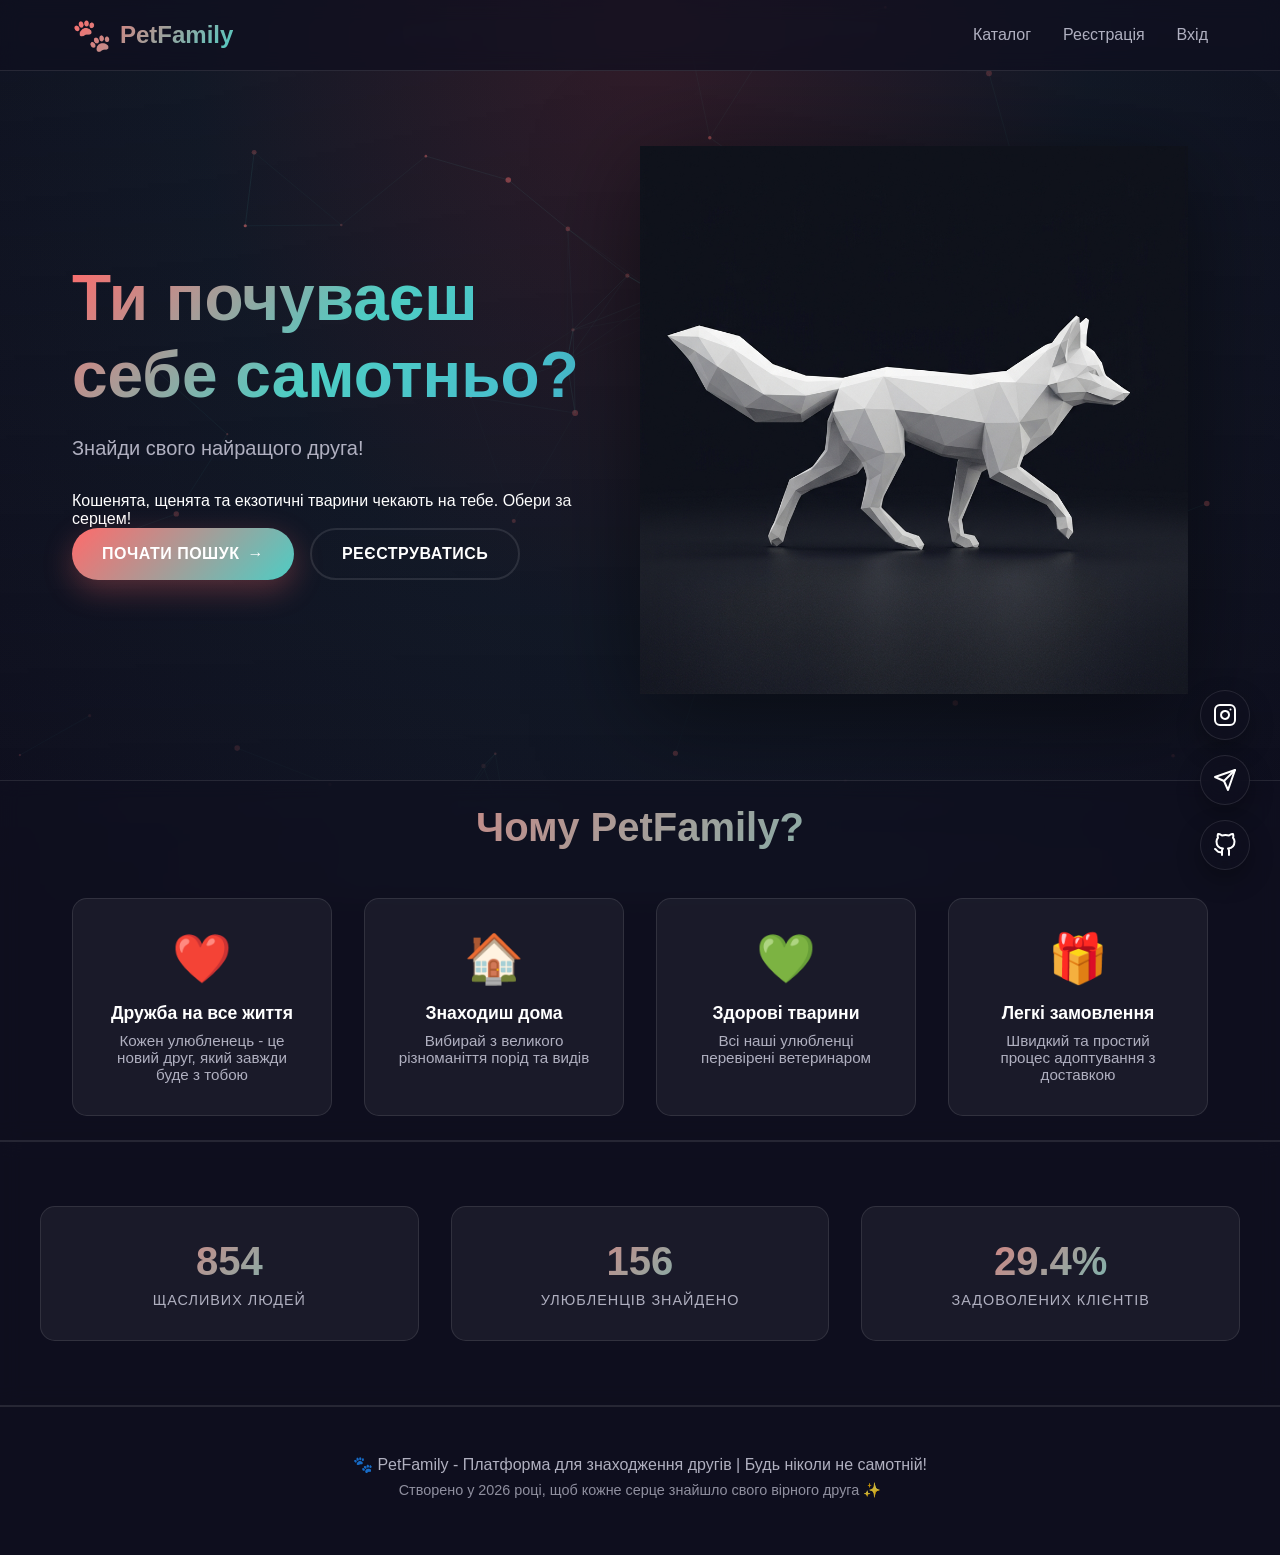
<file: home.html>
<!DOCTYPE html>
<html lang="uk">

<head>
    <meta charset="UTF-8">
    <meta name="viewport" content="width=device-width, initial-scale=1.0">
    <title>PetFamily - Знайди домашнього улюбленця</title>
    <meta name="description" content="Платформа для адоптування котиків, собачок та екзотичних тварин. Зменш самотність новою дружбою!">
    <link rel="stylesheet" href="/static/style.css">
    
</head>

<body>
    <!-- Animated Background -->
    <div class="background">
        <canvas id="canvas"></canvas>
        <div class="gradient-overlay"></div>
    </div>

    <!-- Navigation -->
    <nav class="navbar">
        <div class="nav-container">
            <a href="/" class="logo">
                <span class="logo-icon">🐾</span>
                <span class="logo-text">PetFamily</span>
            </a>
            <div class="nav-links">
                <a href="/catalog" class="nav-link">Каталог</a>
                
                <a href="/register" class="nav-link">Реєстрація</a>
                <a href="/login" class="nav-link">Вхід</a>
                
            </div>
        </div>
    </nav>

    <main>
        
    <!-- Hero Section -->
    <section class="hero">
        <div class="hero-content">
            <h1 class="hero-title">
                <span class="gradient-text">Ти почуваєш себе самотньо?</span>
            </h1>
            <p class="hero-description">
                Знайди свого найращого друга!
            </p>
            <p class="hero-subtitle">
                Кошенята, щенята та екзотичні тварини чекають на тебе. Обери за серцем!
            </p>
            <div class="hero-buttons">
                <a href="/catalog" class="btn btn-primary">
                    <span>Почати пошук</span>
                    <span class="btn-icon">→</span>
                </a>
                
                <a href="/register" class="btn btn-secondary">
                    <span>Реєструватись</span>
                </a>
                
            </div>
        </div>
        
        <div class="hero-animation">
            <img src="/static/images/fox_static.png" alt="3D Fox" class="fox-static-img">
        </div>
    </section>

    <!-- Why Choose Section -->
    <section class="why-choose">
        <div class="section-container">
            <h2 class="section-title">Чому PetFamily?</h2>
            <div class="features-grid">
                <div class="feature-card">
                    <div class="feature-icon">❤️</div>
                    <h3>Дружба на все життя</h3>
                    <p>Кожен улюбленець - це новий друг, який завжди буде з тобою</p>
                </div>
                <div class="feature-card">
                    <div class="feature-icon">🏠</div>
                    <h3>Знаходиш дома</h3>
                    <p>Вибирай з великого різноманіття порід та видів</p>
                </div>
                <div class="feature-card">
                    <div class="feature-icon">💚</div>
                    <h3>Здорові тварини</h3>
                    <p>Всі наші улюбленці перевірені ветеринаром</p>
                </div>
                <div class="feature-card">
                    <div class="feature-icon">🎁</div>
                    <h3>Легкі замовлення</h3>
                    <p>Швидкий та простий процес адоптування з доставкою</p>
                </div>
            </div>
        </div>
    </section>

    <!-- Stats Section -->
    <section class="stats">
        <div class="stats-container" id="stats">
            <div class="stat-card">
                <div class="stat-number" data-target="2847">0</div>
                <div class="stat-label">Щасливих людей</div>
            </div>
            <div class="stat-card">
                <div class="stat-number" data-target="520">0</div>
                <div class="stat-label">Улюбленців знайдено</div>
            </div>
            <div class="stat-card">
                <div class="stat-number" data-target="98">0%</div>
                <div class="stat-label">Задоволених клієнтів</div>
            </div>
        </div>
    </section>

    </main>

    <!-- Footer -->
    <footer class="footer">
        <div class="footer-content">
            <p>🐾 PetFamily - Платформа для знаходження другів | Будь ніколи не самотній!</p>
            <p class="footer-subtitle">Створено у 2026 році, щоб кожне серце знайшло свого вірного друга ✨</p>
        </div>
    </footer>

    <!-- Floating Social Links -->
    <div class="social-floating">
        <a href="/" class="social-item instagram" title="Instagram">
            <svg viewBox="0 0 24 24" fill="none" stroke="currentColor" stroke-width="2" stroke-linecap="round" stroke-linejoin="round"><rect x="2" y="2" width="20" height="20" rx="5" ry="5"></rect><path d="M16 11.37A4 4 0 1 1 12.63 8 4 4 0 0 1 16 11.37z"></path><line x1="17.5" y1="6.5" x2="17.51" y2="6.5"></line></svg>
        </a>
        <a href="/" class="social-item telegram" title="Telegram">
            <svg viewBox="0 0 24 24" fill="none" stroke="currentColor" stroke-width="2" stroke-linecap="round" stroke-linejoin="round"><line x1="22" y1="2" x2="11" y2="13"></line><polygon points="22 2 15 22 11 13 2 9 22 2"></polygon></svg>
        </a>
        <a href="/" class="social-item github" title="GitHub">
            <svg viewBox="0 0 24 24" fill="none" stroke="currentColor" stroke-width="2" stroke-linecap="round" stroke-linejoin="round"><path d="M9 19c-5 1.5-5-2.5-7-3m14 6v-3.87a3.37 3.37 0 0 0-.94-2.61c3.14-.35 6.44-1.54 6.44-7A5.44 5.44 0 0 0 20 4.77 5.07 5.07 0 0 0 19.91 1S18.73.65 16 2.48a13.38 13.38 0 0 0-7 0C6.27.65 5.09 1 5.09 1A5.07 5.07 0 0 0 5 4.77a5.44 5.44 0 0 0-1.5 3.78c0 5.42 3.3 6.61 6.44 7A3.37 3.37 0 0 0 9 18.13V22"></path></svg>
        </a>
    </div>

    <script src="/static/script.js"></script>
    
</body>

</html>
</file>
<file: static/style.css>
* {
    margin: 0;
    padding: 0;
    box-sizing: border-box;
}

:root {
    --primary-color: #FF6B6B;
    --secondary-color: #4ECDC4;
    --accent-color: #45B7D1;
    --success-color: #26D07C;
    --warning-color: #FFA502;
    --danger-color: #FF6B6B;
    --dark-bg: #0f0f1e;
    --card-bg: rgba(255, 255, 255, 0.05);
    --text-primary: #ffffff;
    --text-secondary: #b0b0c0;
    --border-color: rgba(255, 255, 255, 0.1);
}

html {
    scroll-behavior: smooth;
}

body {
    font-family: 'Segoe UI', Tahoma, Geneva, Verdana, sans-serif;
    background: var(--dark-bg);
    color: var(--text-primary);
    overflow-x: hidden;
    position: relative;
}

/* Background & Canvas */
.background {
    position: fixed;
    top: 0;
    left: 0;
    width: 100%;
    height: 100%;
    z-index: 0;
    pointer-events: none;
    /* allow clicks to pass through the animated background */
}

#canvas {
    position: absolute;
    top: 0;
    left: 0;
    width: 100%;
    height: 100%;
    pointer-events: none;
    /* prevent canvas from blocking interactions */
}

.gradient-overlay {
    position: absolute;
    top: 0;
    left: 0;
    width: 100%;
    height: 100%;
    background: radial-gradient(ellipse at 50% 0%,
            rgba(255, 107, 107, 0.15) 0%,
            rgba(78, 205, 196, 0.05) 50%,
            transparent 100%),
        linear-gradient(180deg, rgba(15, 15, 30, 0) 0%, rgba(15, 15, 30, 0.8) 100%);
    pointer-events: none;
}

/* Navigation */
.navbar {
    position: fixed;
    top: 0;
    width: 100%;
    z-index: 1000;
    backdrop-filter: blur(10px);
    background: rgba(15, 15, 30, 0.7);
    border-bottom: 1px solid var(--border-color);
    padding: 1rem 0;
}

.nav-container {
    max-width: 1200px;
    margin: 0 auto;
    padding: 0 2rem;
    display: flex;
    justify-content: space-between;
    align-items: center;
}

a {
    text-decoration: none;
}

.logo {
    display: flex;
    align-items: center;
    gap: 0.5rem;
    font-size: 1.5rem;
    font-weight: bold;
    background: linear-gradient(135deg, var(--primary-color), var(--secondary-color));
    -webkit-background-clip: text;
    -webkit-text-fill-color: transparent;
    background-clip: text;
    text-decoration: none;
}

.logo-icon {
    font-size: 2rem;
    animation: pulse-glow 2s ease-in-out infinite;
}

.nav-links {
    display: flex;
    gap: 2rem;
}

.nav-link {
    color: var(--text-secondary);
    text-decoration: none;
    font-weight: 500;
    transition: all 0.3s ease;
    position: relative;
}

.nav-link::after {
    content: '';
    position: absolute;
    bottom: -5px;
    left: 0;
    width: 0;
    height: 2px;
    background: linear-gradient(90deg, var(--primary-color), var(--secondary-color));
    transition: width 0.3s ease;
}

.nav-link:hover {
    color: var(--text-primary);
}

.nav-link:hover::after {
    width: 100%;
}

/* Hero Section */
.hero {
    min-height: 80vh;
    display: flex;
    align-items: center;
    justify-content: space-between;
    max-width: 1200px;
    margin: 0 auto;
    padding: 0 2rem;
    position: relative;
    z-index: 10;
    margin-top: 60px;
}

.hero-content {
    flex: 1;
    z-index: 2;
}

.hero-title {
    font-size: 4rem;
    font-weight: 900;
    line-height: 1.2;
    margin-bottom: 1.5rem;
    animation: slideInLeft 0.8s ease-out;
}

.gradient-text {
    background: linear-gradient(135deg, var(--primary-color), var(--secondary-color), var(--accent-color));
    -webkit-background-clip: text;
    -webkit-text-fill-color: transparent;
    background-clip: text;
    display: block;
}

.hero-subtitle-line {
    font-size: 2.5rem;
    color: var(--text-secondary);
    display: block;
}

.hero-description {
    font-size: 1.25rem;
    color: var(--text-secondary);
    margin-bottom: 2rem;
    animation: slideInLeft 0.8s ease-out 0.2s both;
}

.hero-buttons {
    display: flex;
    gap: 1rem;
    animation: slideInLeft 0.8s ease-out 0.4s both;
}

.btn {
    padding: 15px 30px;
    border: none;
    border-radius: 50px;
    font-size: 1rem;
    font-weight: 600;
    cursor: pointer;
    transition: all 0.3s ease;
    display: flex;
    align-items: center;
    gap: 0.5rem;
    text-transform: uppercase;
    letter-spacing: 0.5px;
}

.btn-primary {
    background: linear-gradient(135deg, var(--primary-color), var(--secondary-color));
    color: white;
    box-shadow: 0 10px 30px rgba(255, 107, 107, 0.3);
}

.btn-primary:hover {
    transform: translateY(-3px);
    box-shadow: 0 15px 40px rgba(255, 107, 107, 0.5);
}

.btn-secondary {
    background: transparent;
    color: var(--text-primary);
    border: 2px solid var(--border-color);
}

.btn-secondary:hover {
    border-color: var(--secondary-color);
    color: var(--secondary-color);
    background: rgba(78, 205, 196, 0.1);
}

.btn-icon {
    transition: transform 0.3s ease;
}

.btn:hover .btn-icon {
    transform: translateX(3px);
}


/* Hero 3D Model */
.hero-animation {
    flex: 1;
    position: relative;
    height: 500px;
    display: flex;
    align-items: center;
    justify-content: center;
    animation: slideInRight 0.8s ease-out;
}

.fox-static-img {
    width: 100%;
    max-width: 500px;
    height: auto;
    filter: drop-shadow(0 20px 40px rgba(255, 107, 107, 0.2));
    animation: floating-fox 4s ease-in-out infinite;
}

@keyframes floating-fox {

    0%,
    100% {
        transform: translateY(0);
    }

    50% {
        transform: translateY(-20px);
    }
}

/* Stats Section */
.stats {
    padding: 4rem 2rem;
    background: rgba(15, 15, 30, 0.5);
    backdrop-filter: blur(10px);
    border-top: 1px solid var(--border-color);
    border-bottom: 1px solid var(--border-color);
    position: relative;
    z-index: 10;
}

.stats-container {
    max-width: 1200px;
    margin: 0 auto;
    display: grid;
    grid-template-columns: repeat(auto-fit, minmax(200px, 1fr));
    gap: 2rem;
}

.stat-card {
    text-align: center;
    padding: 2rem;
    background: var(--card-bg);
    border: 1px solid var(--border-color);
    border-radius: 15px;
    transition: all 0.3s ease;
    animation: scaleIn 0.5s ease-out backwards;
}

.stat-card:nth-child(1) {
    animation-delay: 0.1s;
}

.stat-card:nth-child(2) {
    animation-delay: 0.2s;
}

.stat-card:nth-child(3) {
    animation-delay: 0.3s;
}

.stat-card:nth-child(4) {
    animation-delay: 0.4s;
}

.stat-card:hover {
    border-color: var(--primary-color);
    background: rgba(255, 107, 107, 0.1);
    transform: translateY(-10px);
}

.stat-number {
    font-size: 2.5rem;
    font-weight: 900;
    background: linear-gradient(135deg, var(--primary-color), var(--secondary-color));
    -webkit-background-clip: text;
    -webkit-text-fill-color: transparent;
    background-clip: text;
    margin-bottom: 0.5rem;
}

.stat-label {
    color: var(--text-secondary);
    font-size: 0.9rem;
    text-transform: uppercase;
    letter-spacing: 1px;
}

/* Section Base Styles */
.section-container {
    max-width: 1200px;
    margin: 0 auto;
    padding: 0 2rem;
}

.section-title {
    font-size: 2.5rem;
    font-weight: 900;
    text-align: center;
    margin-bottom: 3rem;
    background: linear-gradient(135deg, var(--primary-color), var(--secondary-color));
    -webkit-background-clip: text;
    -webkit-text-fill-color: transparent;
    background-clip: text;
}

/* Projects Section */
.projects {
    padding: 6rem 2rem;
    position: relative;
    z-index: 10;
}

.projects-grid {
    display: grid;
    grid-template-columns: repeat(auto-fit, minmax(300px, 1fr));
    gap: 2rem;
    margin-bottom: 2rem;
}

.project-card {
    background: var(--card-bg);
    border: 1px solid var(--border-color);
    border-radius: 15px;
    padding: 2rem;
    transition: all 0.3s ease;
    cursor: pointer;
    animation: slideUp 0.6s ease-out backwards;
    position: relative;
    overflow: hidden;
}

.project-card::before {
    content: '';
    position: absolute;
    top: 0;
    left: -100%;
    width: 100%;
    height: 100%;
    background: linear-gradient(90deg, transparent, rgba(255, 255, 255, 0.1), transparent);
    transition: left 0.5s ease;
}

.project-card:hover::before {
    left: 100%;
}

.project-card:nth-child(1) {
    animation-delay: 0.1s;
}

.project-card:nth-child(2) {
    animation-delay: 0.2s;
}

.project-card:nth-child(3) {
    animation-delay: 0.3s;
}

.project-card:nth-child(4) {
    animation-delay: 0.4s;
}

.project-card:nth-child(5) {
    animation-delay: 0.5s;
}

.project-card:nth-child(6) {
    animation-delay: 0.6s;
}

.project-card:hover {
    border-color: var(--primary-color);
    background: rgba(255, 107, 107, 0.1);
    transform: translateY(-10px);
    box-shadow: 0 20px 40px rgba(255, 107, 107, 0.2);
}

.project-color-bar {
    width: 4px;
    height: 40px;
    border-radius: 2px;
    margin-bottom: 1rem;
}

.project-card h3 {
    font-size: 1.3rem;
    margin-bottom: 0.5rem;
    color: var(--text-primary);
}

.project-card p {
    color: var(--text-secondary);
    font-size: 0.95rem;
    margin-bottom: 1rem;
    line-height: 1.5;
}

.project-tech {
    display: flex;
    flex-wrap: wrap;
    gap: 0.5rem;
}

.tech-tag {
    background: rgba(255, 107, 107, 0.2);
    color: var(--primary-color);
    padding: 0.3rem 0.8rem;
    border-radius: 20px;
    font-size: 0.8rem;
    transition: all 0.3s ease;
}

.tech-tag:hover {
    background: rgba(255, 107, 107, 0.5);
    transform: scale(1.1);
}

/* Skills Section */
.skills {
    padding: 6rem 2rem;
    background: rgba(15, 15, 30, 0.8);
    position: relative;
    z-index: 10;
}

.skills-container {
    display: grid;
    grid-template-columns: repeat(auto-fit, minmax(250px, 1fr));
    gap: 2rem;
    max-width: 1000px;
    margin: 0 auto;
}

.skill-item {
    background: var(--card-bg);
    padding: 2rem;
    border-radius: 15px;
    border: 1px solid var(--border-color);
    transition: all 0.3s ease;
    animation: slideUp 0.6s ease-out backwards;
}

.skill-item:nth-child(odd) {
    animation-delay: 0.2s;
}

.skill-item:nth-child(even) {
    animation-delay: 0.4s;
}

.skill-item:hover {
    border-color: var(--secondary-color);
    background: rgba(78, 205, 196, 0.1);
    transform: translateY(-5px);
}

.skill-name {
    display: flex;
    justify-content: space-between;
    align-items: center;
    margin-bottom: 1rem;
    font-weight: 600;
}

.skill-level-text {
    color: var(--primary-color);
    font-weight: bold;
}

.skill-bar {
    width: 100%;
    height: 8px;
    background: rgba(255, 255, 255, 0.1);
    border-radius: 10px;
    overflow: hidden;
}

.skill-progress {
    height: 100%;
    background: linear-gradient(90deg, var(--primary-color), var(--secondary-color));
    border-radius: 10px;
    animation: expandWidth 1.5s ease-out forwards;
    width: 0;
}

/* Interactive Canvas */
.interactive {
    padding: 6rem 2rem;
    position: relative;
    z-index: 10;
}

.interactive-canvas {
    width: 100%;
    max-width: 100%;
    height: 400px;
    background: var(--card-bg);
    border: 1px solid var(--border-color);
    border-radius: 15px;
    cursor: crosshair;
    display: block;
}

/* Contact Section */
.contact {
    padding: 6rem 2rem;
    background: rgba(15, 15, 30, 0.8);
    position: relative;
    z-index: 10;
}

.contact-form {
    max-width: 600px;
    margin: 0 auto;
    display: flex;
    flex-direction: column;
    gap: 1.5rem;
}

.form-group {
    position: relative;
}

.form-group input,
.form-group textarea {
    width: 100%;
    padding: 15px;
    background: var(--card-bg);
    border: 1px solid var(--border-color);
    border-radius: 10px;
    color: var(--text-primary);
    font-family: inherit;
    font-size: 1rem;
    transition: all 0.3s ease;
}

.form-group input:focus,
.form-group textarea:focus {
    outline: none;
    border-color: var(--primary-color);
    background: rgba(255, 107, 107, 0.1);
    box-shadow: 0 0 20px rgba(255, 107, 107, 0.2);
}

.form-group input::placeholder,
.form-group textarea::placeholder {
    color: var(--text-secondary);
}

.contact-form button {
    margin-top: 1rem;
    width: 100%;
}

/* Footer */
.footer {
    background: rgba(15, 15, 30, 0.9);
    border-top: 1px solid var(--border-color);
    padding: 3rem 2rem;
    position: relative;
    z-index: 10;
}

.footer-content {
    max-width: 1200px;
    margin: 0 auto;
    text-align: center;
}

.footer-content p {
    color: var(--text-secondary);
    margin-bottom: 0.5rem;
}

.footer-subtitle {
    font-size: 0.9rem;
    opacity: 0.8;
}

.social-links {
    display: flex;
    justify-content: center;
    gap: 2rem;
}

.social-link {
    color: var(--text-secondary);
    text-decoration: none;
    transition: all 0.3s ease;
    font-weight: 500;
}

.social-link:hover {
    color: var(--primary-color);
    transform: translateY(-3px);
}

/* Animations */
@keyframes slideInLeft {
    from {
        opacity: 0;
        transform: translateX(-100px);
    }

    to {
        opacity: 1;
        transform: translateX(0);
    }
}

@keyframes slideInRight {
    from {
        opacity: 0;
        transform: translateX(100px);
    }

    to {
        opacity: 1;
        transform: translateX(0);
    }
}

@keyframes slideUp {
    from {
        opacity: 0;
        transform: translateY(50px);
    }

    to {
        opacity: 1;
        transform: translateY(0);
    }
}

@keyframes float {

    0%,
    100% {
        transform: translateY(0px);
    }

    50% {
        transform: translateY(-20px);
    }
}

@keyframes pulse-glow {

    0%,
    100% {
        text-shadow: 0 0 10px rgba(255, 107, 107, 0.5);
    }

    50% {
        text-shadow: 0 0 20px rgba(255, 107, 107, 0.8);
    }
}

@keyframes scaleIn {
    from {
        opacity: 0;
        transform: scale(0.8);
    }

    to {
        opacity: 1;
        transform: scale(1);
    }
}

@keyframes bounce {

    0%,
    100% {
        transform: translateY(0);
    }

    50% {
        transform: translateY(-10px);
    }
}

@keyframes expandWidth {
    from {
        width: 0;
    }
}

/* Responsive */
@media (max-width: 768px) {
    .hero {
        flex-direction: column;
        text-align: center;
        margin-top: 40px;
    }

    .hero-title {
        font-size: 2.5rem;
    }


    .nav-links {
        gap: 1rem;
        font-size: 0.9rem;
    }

    .hero-buttons {
        flex-direction: column;
        align-items: center;
    }

    .stats-container {
        grid-template-columns: 1fr 1fr;
    }

    .catalog-wrapper {
        flex-direction: column;
    }

    .filters-sidebar {
        width: 100%;
        margin-bottom: 2rem;
        flex-direction: row;
        flex-wrap: wrap;
        gap: 1rem;
    }

    .filter-group {
        color: #000;
        flex: 1;
        min-width: 150px;
    }
}

/* Auth Pages */
.auth-section {
    min-height: 100vh;
    display: flex;
    align-items: center;
    justify-content: center;
    padding: 2rem;
    position: relative;
    z-index: 10;
    margin-top: 60px;
}

.auth-container {
    background: var(--card-bg);
    border: 1px solid var(--border-color);
    border-radius: 20px;
    padding: 3rem;
    max-width: 400px;
    width: 100%;
    backdrop-filter: blur(10px);
    animation: slideUp 0.6s ease-out;
}

.auth-title {
    font-size: 2rem;
    font-weight: 900;
    margin-bottom: 0.5rem;
    background: linear-gradient(135deg, var(--primary-color), var(--secondary-color));
    -webkit-background-clip: text;
    -webkit-text-fill-color: transparent;
    background-clip: text;
}

.auth-subtitle {
    color: var(--text-secondary);
    margin-bottom: 2rem;
}

.auth-form {
    display: flex;
    flex-direction: column;
    gap: 1.5rem;
}

.form-group {
    display: flex;
    flex-direction: column;
    gap: 0.5rem;
}

.form-group label {
    font-weight: 600;
    color: var(--text-primary);
    font-size: 0.9rem;
}

.form-group input,
.form-group textarea,
.form-group select {
    padding: 12px;
    background: rgba(255, 255, 255, 0.05);
    border: 1px solid var(--border-color);
    border-radius: 10px;
    color: var(--text-primary);
    font-family: inherit;
    font-size: 1rem;
    transition: all 0.3s ease;
}

.form-group input:focus,
.form-group textarea:focus,
.form-group select:focus {
    outline: none;
    border-color: var(--primary-color);
    background: rgba(255, 107, 107, 0.1);
    box-shadow: 0 0 20px rgba(255, 107, 107, 0.2);
}

.form-group small {
    color: var(--text-secondary);
    font-size: 0.8rem;
}

.form-group input::placeholder,
.form-group textarea::placeholder {
    color: var(--text-secondary);
}

.auth-switch {
    text-align: center;
    color: var(--text-secondary);
    margin-top: 1rem;
}

.auth-switch a {
    color: var(--primary-color);
    text-decoration: none;
    font-weight: 600;
    transition: all 0.3s ease;
}

.auth-switch a:hover {
    color: var(--secondary-color);
}

.error-message {
    background: rgba(255, 107, 107, 0.2);
    border: 1px solid var(--primary-color);
    color: var(--primary-color);
    padding: 1rem;
    border-radius: 10px;
    margin-bottom: 1rem;
    font-weight: 500;
}

.full-width {
    width: 100%;
}

/* Catalog Page */
.catalog-section {
    min-height: 100vh;
    padding: 6rem 2rem;
    position: relative;
    z-index: 10;
}

.catalog-wrapper {
    display: flex;
    gap: 2rem;
    margin-top: 2rem;
}

.filters-sidebar {
    width: 250px;
    background: var(--card-bg);
    border: 1px solid var(--border-color);
    border-radius: 15px;
    padding: 1.5rem;
    height: fit-content;
    display: flex;
    flex-direction: column;
    gap: 1.5rem;
}

.filter-group {
    display: flex;
    flex-direction: column;
    gap: 0.8rem;
}

.filter-label {
    font-weight: 600;
    color: var(--text-primary);
    font-size: 0.9rem;
    text-transform: uppercase;
    letter-spacing: 0.5px;
}

.pet-type-buttons {
    display: flex;
    flex-direction: column;
    gap: 0.5rem;
}

.type-btn {
    padding: 10px;
    background: rgba(255, 255, 255, 0.05);
    border: 1px solid var(--border-color);
    border-radius: 8px;
    color: var(--text-secondary);
    cursor: pointer;
    transition: all 0.3s ease;
    font-weight: 500;
}

.type-btn:hover {
    border-color: var(--secondary-color);
    color: var(--secondary-color);
}

.type-btn.active {
    background: linear-gradient(135deg, var(--primary-color), var(--secondary-color));
    border-color: transparent;
    color: white;
}

.filter-input,
.filter-select {
    padding: 10px;
    background: rgba(255, 255, 255, 0.95);
    border: 1px solid var(--border-color);
    border-radius: 8px;
    color: #0f0f1e;
    font-family: inherit;
    transition: all 0.3s ease;
}

.filter-select option {
    background: rgb(12, 25, 80);
    color: #ffffff;
    padding: 10px;
}

.filter-input:focus,
.filter-select:focus {
    outline: none;
    border-color: var(--primary-color);
    background: rgba(255, 107, 107, 0.1);
}

.pets-grid-wrapper {
    flex: 1;
}

.pets-grid {
    display: grid;
    grid-template-columns: repeat(auto-fill, minmax(250px, 1fr));
    gap: 2rem;
}

.pet-card {
    background: var(--card-bg);
    border: 1px solid var(--border-color);
    border-radius: 15px;
    padding: 1.5rem;
    transition: all 0.3s ease;
    cursor: pointer;
    animation: slideUp 0.6s ease-out;
    position: relative;
    overflow: hidden;
    display: flex;
    flex-direction: column;
    min-height: 300px;
}

.pet-card::before {
    content: '';
    position: absolute;
    top: 0;
    left: -100%;
    width: 100%;
    height: 100%;
    background: linear-gradient(90deg, transparent, rgba(255, 255, 255, 0.1), transparent);
    transition: left 0.5s ease;
    z-index: 1;
}

.pet-card:hover::before {
    left: 100%;
}

.pet-card:hover {
    border-color: var(--primary-color);
    background: rgba(255, 107, 107, 0.1);
    transform: translateY(-10px);
    box-shadow: 0 20px 40px rgba(255, 107, 107, 0.2);
}

.pet-image {
    width: 100%;
    height: 120px;
    background: linear-gradient(135deg, var(--primary-color), var(--secondary-color));
    border-radius: 10px;
    display: flex;
    align-items: center;
    justify-content: center;
    margin-bottom: 1rem;
}

.pet-image-card {
    width: 100%;
    height: 140px;
    background: linear-gradient(135deg, var(--primary-color), var(--secondary-color));
    border-radius: 10px;
    display: flex;
    align-items: center;
    justify-content: center;
    margin-bottom: 1rem;
    box-shadow: 0 5px 15px rgba(255, 107, 107, 0.3);
    overflow: hidden;
}

.pet-photo {
    width: 100%;
    height: 100%;
    object-fit: cover;
    border-radius: 10px;
    transition: transform 0.3s ease;
}

.pet-card:hover .pet-photo {
    transform: scale(1.05);
}

.pet-emoji {
    font-size: 3rem;
    line-height: 1;
}

.pet-image-card .pet-emoji {
    font-size: 4rem;
    animation: bounce 2s ease-in-out infinite;
}

.pet-name {
    font-size: 1.3rem;
    font-weight: bold;
    margin-bottom: 0.3rem;
    color: var(--text-primary);
}

.pet-breed {
    color: var(--text-secondary);
    font-size: 0.9rem;
    margin-bottom: 0.8rem;
}

.pet-info {
    display: flex;
    gap: 0.5rem;
    margin-bottom: 0.8rem;
    flex-wrap: wrap;
}

.pet-age,
.pet-gender {
    background: rgba(78, 205, 196, 0.2);
    color: var(--secondary-color);
    padding: 0.3rem 0.6rem;
    border-radius: 5px;
    font-size: 0.8rem;
}

.pet-color {
    color: var(--text-secondary);
    font-size: 0.85rem;
    margin-bottom: 0.5rem;
}

.pet-description {
    color: var(--text-secondary);
    font-size: 0.9rem;
    margin-bottom: 1rem;
    flex-grow: 1;
}

.pet-price {
    font-size: 1.3rem;
    font-weight: bold;
    background: linear-gradient(135deg, var(--primary-color), var(--secondary-color));
    -webkit-background-clip: text;
    -webkit-text-fill-color: transparent;
    background-clip: text;
    margin-bottom: 1rem;
}

.no-pets {
    width: 100%;
    text-align: center;
    padding: 3rem;
    font-size: 1.2rem;
    color: var(--text-secondary);
}

/* Detail Page */
.detail-section {
    min-height: 100vh;
    padding: 6rem 2rem;
    position: relative;
    z-index: 10;
}

.back-link {
    display: inline-block;
    color: var(--secondary-color);
    text-decoration: none;
    margin-bottom: 2rem;
    font-weight: 500;
    transition: all 0.3s ease;
}

.back-link:hover {
    transform: translateX(-5px);
}

.detail-wrapper {
    display: grid;
    grid-template-columns: 1fr 1fr;
    gap: 3rem;
    background: var(--card-bg);
    border: 1px solid var(--border-color);
    border-radius: 20px;
    padding: 3rem;
    animation: slideUp 0.6s ease-out;
}

.pet-detail-image {
    display: flex;
    align-items: center;
    justify-content: center;
    background: linear-gradient(135deg, var(--primary-color), var(--secondary-color));
    border-radius: 15px;
    min-height: 400px;
    overflow: hidden;
}

.detail-photo {
    width: 100%;
    height: 100%;
    object-fit: cover;
    border-radius: 15px;
}

.detail-emoji {
    font-size: 8rem;
}

.pet-detail-info {
    display: flex;
    flex-direction: column;
    gap: 1.5rem;
}

.pet-detail-name {
    font-size: 2.5rem;
    font-weight: 900;
    background: linear-gradient(135deg, var(--primary-color), var(--secondary-color));
    -webkit-background-clip: text;
    -webkit-text-fill-color: transparent;
    background-clip: text;
}

.detail-specs {
    display: grid;
    grid-template-columns: 1fr 1fr;
    gap: 1rem;
}

.spec-item {
    background: rgba(78, 205, 196, 0.1);
    border: 1px solid var(--border-color);
    padding: 1rem;
    border-radius: 10px;
}

.spec-label {
    display: block;
    color: var(--text-secondary);
    font-size: 0.85rem;
    margin-bottom: 0.3rem;
    text-transform: uppercase;
}

.spec-value {
    display: block;
    font-size: 1.1rem;
    font-weight: 600;
    color: var(--text-primary);
}

.pet-description-full {
    color: var(--text-secondary);
    font-size: 1rem;
    line-height: 1.6;
}

.price-section {
    background: linear-gradient(135deg, var(--primary-color), var(--secondary-color));
    padding: 1.5rem;
    border-radius: 10px;
    display: flex;
    justify-content: space-between;
    align-items: center;
}

.price-label {
    font-weight: 600;
}

.price-value {
    font-size: 1.8rem;
    font-weight: bold;
}

.auth-required {
    background: rgba(255, 165, 2, 0.2);
    border: 1px solid var(--warning-color);
    color: var(--warning-color);
    padding: 1rem;
    border-radius: 10px;
}

/* Order Page */
.order-section {
    min-height: 100vh;
    padding: 6rem 2rem;
    position: relative;
    z-index: 10;
}

.order-wrapper {
    display: grid;
    grid-template-columns: 1fr 1.5fr;
    gap: 2rem;
    max-width: 900px;
    margin: 0 auto;
}

.order-info {
    background: var(--card-bg);
    border: 1px solid var(--border-color);
    border-radius: 15px;
    padding: 2rem;
    height: fit-content;
}

.order-info h2 {
    font-size: 1.5rem;
    margin-bottom: 1rem;
    background: linear-gradient(135deg, var(--primary-color), var(--secondary-color));
    -webkit-background-clip: text;
    -webkit-text-fill-color: transparent;
    background-clip: text;
}

.order-summary {
    background: rgba(78, 205, 196, 0.1);
    border: 1px solid var(--border-color);
    padding: 1rem;
    border-radius: 10px;
}

.order-summary p {
    margin-bottom: 0.5rem;
    color: var(--text-secondary);
}

.order-pet-photo {
    width: 100%;
    height: 200px;
    background: linear-gradient(135deg, var(--primary-color), var(--secondary-color));
    border-radius: 10px;
    display: flex;
    align-items: center;
    justify-content: center;
    margin-bottom: 1.5rem;
    overflow: hidden;
}

.order-pet-img {
    width: 100%;
    height: 100%;
    object-fit: cover;
    border-radius: 10px;
}

.order-form {
    background: var(--card-bg);
    border: 1px solid var(--border-color);
    border-radius: 15px;
    padding: 2rem;
    display: flex;
    flex-direction: column;
    gap: 1.5rem;
}

.order-form h3 {
    font-size: 1.2rem;
    font-weight: 600;
    margin-bottom: 0.5rem;
}

.payment-info {
    background: rgba(38, 208, 124, 0.1);
    border: 1px solid var(--success-color);
    padding: 1.5rem;
    border-radius: 10px;
    color: var(--text-secondary);
}

.payment-info h4 {
    color: var(--text-primary);
    margin-bottom: 0.5rem;
}

.payment-info p {
    margin-bottom: 0.3rem;
    font-size: 0.9rem;
}

.total-price {
    font-size: 1.3rem;
    font-weight: bold;
    color: var(--success-color);
    margin-top: 0.5rem !important;
}

.payment-note {
    font-size: 0.85rem;
    margin-top: 0.5rem !important;
}

/* Order Success */
.success-section {
    min-height: 100vh;
    display: flex;
    align-items: center;
    justify-content: center;
    padding: 2rem;
    position: relative;
    z-index: 10;
    margin-top: 60px;
}

.success-container {
    background: var(--card-bg);
    border: 1px solid var(--border-color);
    border-radius: 20px;
    padding: 3rem;
    max-width: 600px;
    width: 100%;
    text-align: center;
    backdrop-filter: blur(10px);
    animation: slideUp 0.6s ease-out;
}

.success-icon {
    font-size: 4rem;
    margin-bottom: 1rem;
    animation: pulse 1s ease-in-out infinite;
}

.success-container h1 {
    font-size: 2rem;
    margin-bottom: 0.5rem;
    background: linear-gradient(135deg, var(--success-color), var(--secondary-color));
    -webkit-background-clip: text;
    -webkit-text-fill-color: transparent;
    background-clip: text;
}

.success-subtitle {
    color: var(--text-secondary);
    margin-bottom: 2rem;
}

.order-details {
    background: rgba(78, 205, 196, 0.1);
    border: 1px solid var(--border-color);
    border-radius: 15px;
    padding: 1.5rem;
    margin-bottom: 2rem;
    text-align: left;
}

.order-details h3 {
    margin-bottom: 1rem;
    color: var(--text-primary);
}

.detail-item {
    display: flex;
    justify-content: space-between;
    padding: 0.5rem 0;
    border-bottom: 1px solid var(--border-color);
}

.detail-item:last-child {
    border-bottom: none;
}

.label {
    color: var(--text-secondary);
}

.value {
    font-weight: 600;
    color: var(--text-primary);
}

.status {
    color: var(--warning-color);
}

.next-steps {
    background: rgba(255, 165, 2, 0.1);
    border: 1px solid var(--warning-color);
    border-radius: 15px;
    padding: 1.5rem;
    margin-bottom: 2rem;
    text-align: left;
}

.next-steps h3 {
    color: var(--warning-color);
    margin-bottom: 1rem;
}

.next-steps ol {
    margin-left: 1.5rem;
    color: var(--text-secondary);
}

.next-steps li {
    margin-bottom: 0.5rem;
    line-height: 1.6;
}

.actions {
    display: flex;
    gap: 1rem;
    justify-content: center;
}

.thank-you {
    color: var(--text-secondary);
    font-size: 1.1rem;
    margin-top: 2rem;
}

/* Orders List */
.orders-section {
    min-height: 100vh;
    padding: 6rem 2rem;
    position: relative;
    z-index: 10;
}

.orders-list {
    display: grid;
    gap: 1.5rem;
    max-width: 800px;
    margin: 0 auto;
}

.order-card {
    background: var(--card-bg);
    border: 1px solid var(--border-color);
    border-radius: 15px;
    padding: 1.5rem;
    animation: slideUp 0.6s ease-out backwards;
    transition: all 0.3s ease;
}

.order-card:hover {
    border-color: var(--primary-color);
    background: rgba(255, 107, 107, 0.1);
}

.order-header {
    display: flex;
    justify-content: space-between;
    align-items: center;
    margin-bottom: 1rem;
    padding-bottom: 1rem;
    border-bottom: 1px solid var(--border-color);
}

.order-header h3 {
    font-size: 1.3rem;
    color: var(--text-primary);
}

.order-number {
    background: linear-gradient(135deg, var(--primary-color), var(--secondary-color));
    -webkit-background-clip: text;
    -webkit-text-fill-color: transparent;
    background-clip: text;
    font-weight: bold;
}

.order-body {
    margin-bottom: 1rem;
}

.order-body p {
    color: var(--text-secondary);
    margin-bottom: 0.5rem;
    font-size: 0.95rem;
}

.order-body strong {
    color: var(--text-primary);
}

.order-status {
    display: flex;
    gap: 0.5rem;
}

.status {
    display: inline-block;
    padding: 0.5rem 1rem;
    border-radius: 20px;
    font-size: 0.85rem;
    font-weight: 600;
}

.status.pending {
    background: rgba(255, 165, 2, 0.2);
    color: var(--warning-color);
}

.status.confirmed {
    background: rgba(78, 205, 196, 0.2);
    color: var(--secondary-color);
}

.status.completed {
    background: rgba(38, 208, 124, 0.2);
    color: var(--success-color);
}

.no-orders {
    text-align: center;
    padding: 3rem;
    background: var(--card-bg);
    border: 1px solid var(--border-color);
    border-radius: 15px;
    color: var(--text-secondary);
}

.no-orders p {
    font-size: 1.2rem;
    margin-bottom: 1.5rem;
}

/* Profile Page */
.profile-section {
    min-height: 100vh;
    padding: 6rem 2rem;
    position: relative;
    z-index: 10;
}

.profile-container {
    max-width: 600px;
    margin: 0 auto;
}

.profile-header {
    text-align: center;
    margin-bottom: 2rem;
}

.profile-avatar {
    width: 100px;
    height: 100px;
    background: linear-gradient(135deg, var(--primary-color), var(--secondary-color));
    border-radius: 50%;
    display: flex;
    align-items: center;
    justify-content: center;
    font-size: 2.5rem;
    font-weight: bold;
    margin: 0 auto 1rem;
    box-shadow: 0 10px 30px rgba(255, 107, 107, 0.3);
}

.profile-header h1 {
    font-size: 2.5rem;
    font-weight: 900;
    background: linear-gradient(135deg, var(--primary-color), var(--secondary-color));
    -webkit-background-clip: text;
    -webkit-text-fill-color: transparent;
    background-clip: text;
    margin-bottom: 0.5rem;
}

.profile-subtitle {
    color: var(--text-secondary);
}

.profile-content {
    display: grid;
    gap: 1.5rem;
}

.profile-card {
    background: var(--card-bg);
    border: 1px solid var(--border-color);
    border-radius: 15px;
    padding: 1.5rem;
    animation: slideUp 0.6s ease-out backwards;
}

.profile-card h3 {
    font-size: 1.1rem;
    font-weight: 600;
    margin-bottom: 1rem;
    color: var(--text-primary);
}

.profile-card p {
    color: var(--text-secondary);
    margin-bottom: 0.5rem;
}

.profile-card ul {
    margin-left: 1.5rem;
    color: var(--text-secondary);
}

.profile-card li {
    margin-bottom: 0.5rem;
}

.profile-actions {
    display: grid;
    gap: 1rem;
    margin-top: 1rem;
}

/* Why Choose Section */
.why-choose {
    padding: 1.5rem 2rem;
    background: rgba(15, 15, 30, 0.5);
    backdrop-filter: blur(10px);
    border-top: 1px solid var(--border-color);
    border-bottom: 1px solid var(--border-color);
    position: relative;
    z-index: 10;
}

.features-grid {
    display: grid;
    grid-template-columns: repeat(auto-fit, minmax(200px, 1fr));
    gap: 2rem;
}

.feature-card {
    background: var(--card-bg);
    border: 1px solid var(--border-color);
    border-radius: 15px;
    padding: 2rem;
    text-align: center;
    animation: slideUp 0.6s ease-out backwards;
    transition: all 0.3s ease;
}

.feature-card:hover {
    border-color: var(--primary-color);
    background: rgba(255, 107, 107, 0.1);
    transform: translateY(-10px);
}

.feature-icon {
    font-size: 3rem;
    margin-bottom: 1rem;
}

.feature-card h3 {
    font-size: 1.1rem;
    font-weight: 600;
    margin-bottom: 0.5rem;
    color: var(--text-primary);
}

.feature-card p {
    color: var(--text-secondary);
    font-size: 0.95rem;
}

/* Floating Social Links */
.social-floating {
    position: fixed;
    bottom: 30px;
    right: 30px;
    display: flex;
    flex-direction: column;
    gap: 15px;
    z-index: 9999;
}

.social-item {
    width: 50px;
    height: 50px;
    background: rgba(15, 15, 30, 0.8);
    backdrop-filter: blur(10px);
    border: 1px solid var(--border-color);
    border-radius: 50%;
    display: flex;
    align-items: center;
    justify-content: center;
    color: var(--text-primary);
    transition: all 0.4s cubic-bezier(0.175, 0.885, 0.32, 1.275);
    box-shadow: 0 10px 25px rgba(0, 0, 0, 0.3);
}

.social-item svg {
    width: 24px;
    height: 24px;
    transition: all 0.3s ease;
}

.social-item:hover {
    transform: scale(1.1) translateY(-5px);
    color: white;
}

.social-item.instagram:hover {
    background: linear-gradient(45deg, #f09433 0%, #e6683c 25%, #dc2743 50%, #cc2366 75%, #bc1888 100%);
    border-color: transparent;
    box-shadow: 0 10px 20px rgba(204, 35, 102, 0.4);
}

.social-item.telegram:hover {
    background: linear-gradient(135deg, #0088cc, #00a2ed);
    border-color: transparent;
    box-shadow: 0 10px 20px rgba(0, 136, 204, 0.4);
}

.social-item.github:hover {
    background: linear-gradient(135deg, #333, #666);
    border-color: transparent;
    box-shadow: 0 10px 20px rgba(0, 0, 0, 0.4);
}

.social-item:hover svg {
    transform: rotate(10deg);
}

@keyframes pulse {
    0%,
    100% {
        transform: scale(1);
    }
    50% {
        transform: scale(1.1);
    }
}

/* Hero Static Image */
.hero-animation {
    display: flex;
    justify-content: center;
    align-items: center;
    position: relative;
    padding: 20px;
}

.fox-static-img {
    max-width: 100%;
    height: auto;
    max-height: 550px;
    object-fit: contain;
    filter: drop-shadow(0 20px 50px rgba(0, 0, 0, 0.5));
    animation: floatFox 6s ease-in-out infinite;
    z-index: 2;
}

@keyframes floatFox {
    0%, 100% {
        transform: translateY(0) rotate(0deg);
    }
    50% {
        transform: translateY(-20px) rotate(2deg);
    }
}

@media (max-width: 992px) {
    .fox-static-img {
        max-height: 450px;
    }
}

@media (max-width: 768px) {
    .fox-static-img {
        max-height: 350px;
    }
}
</file>
